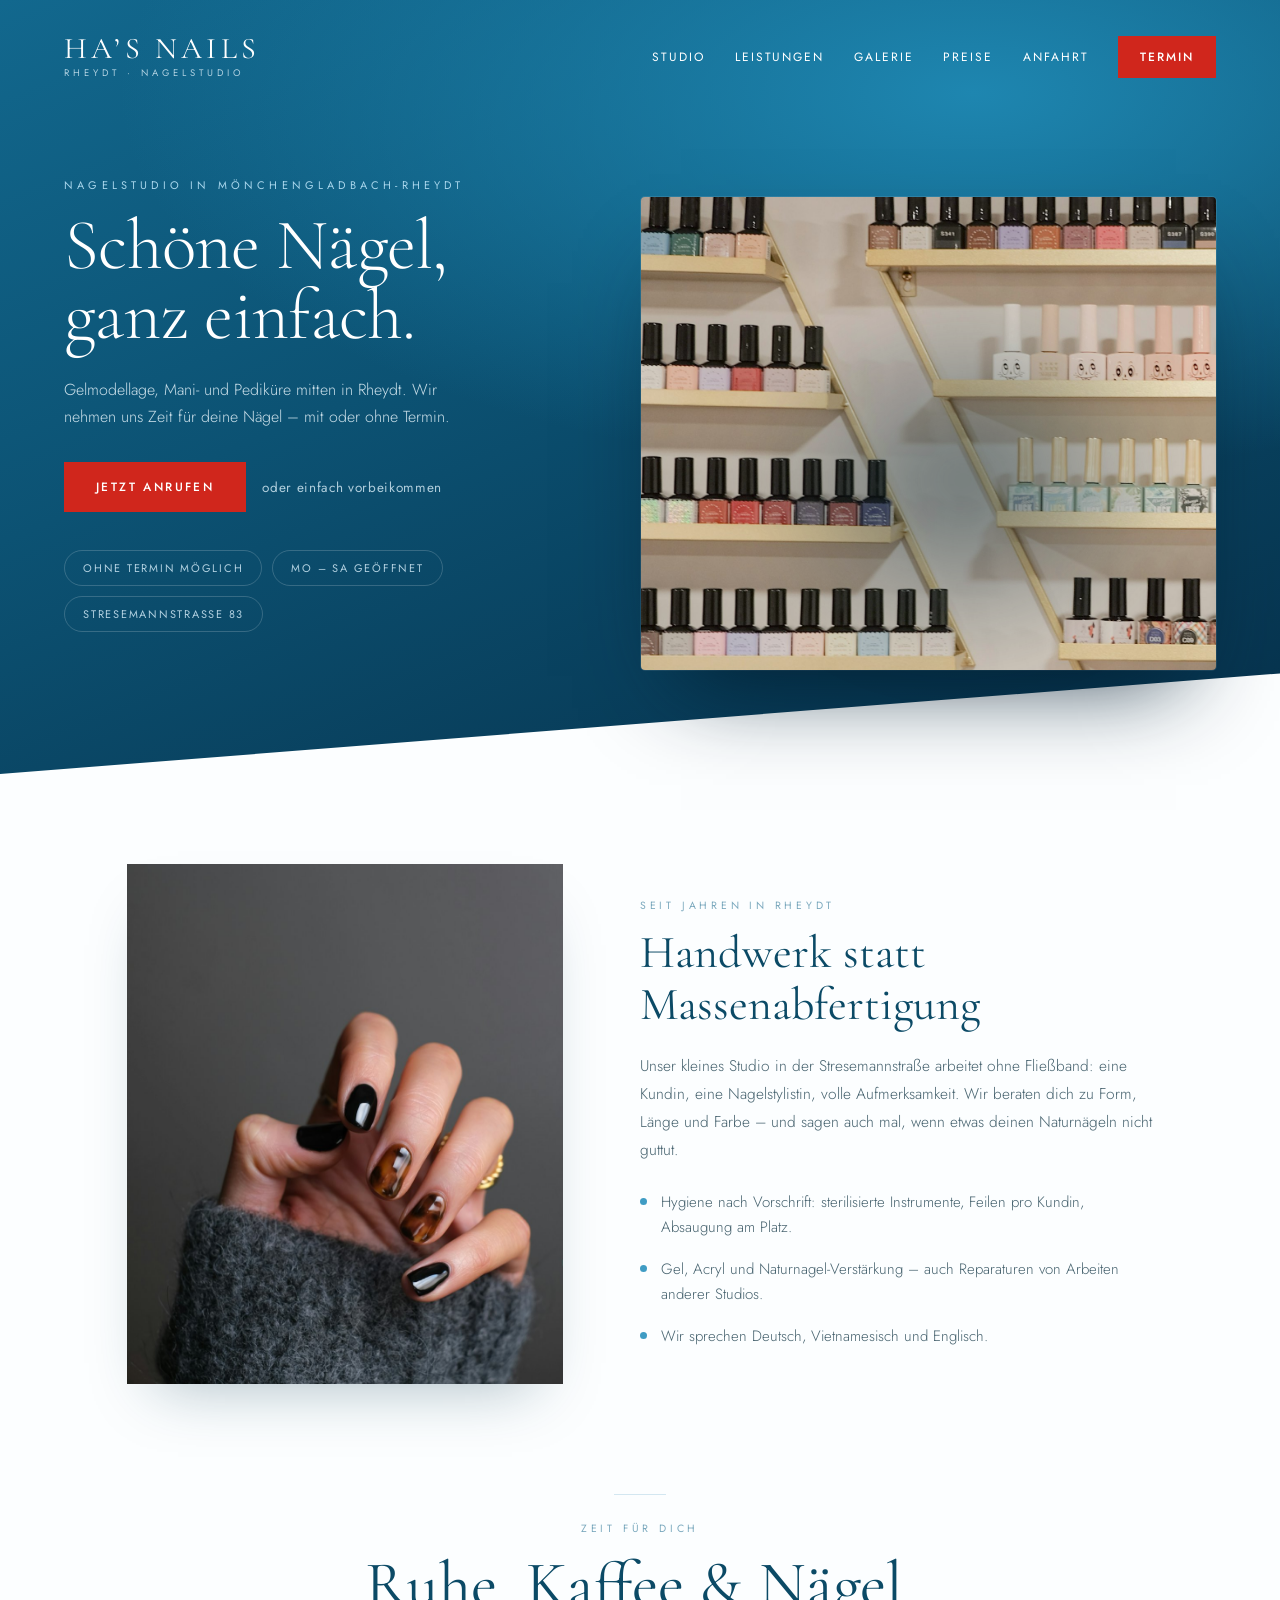
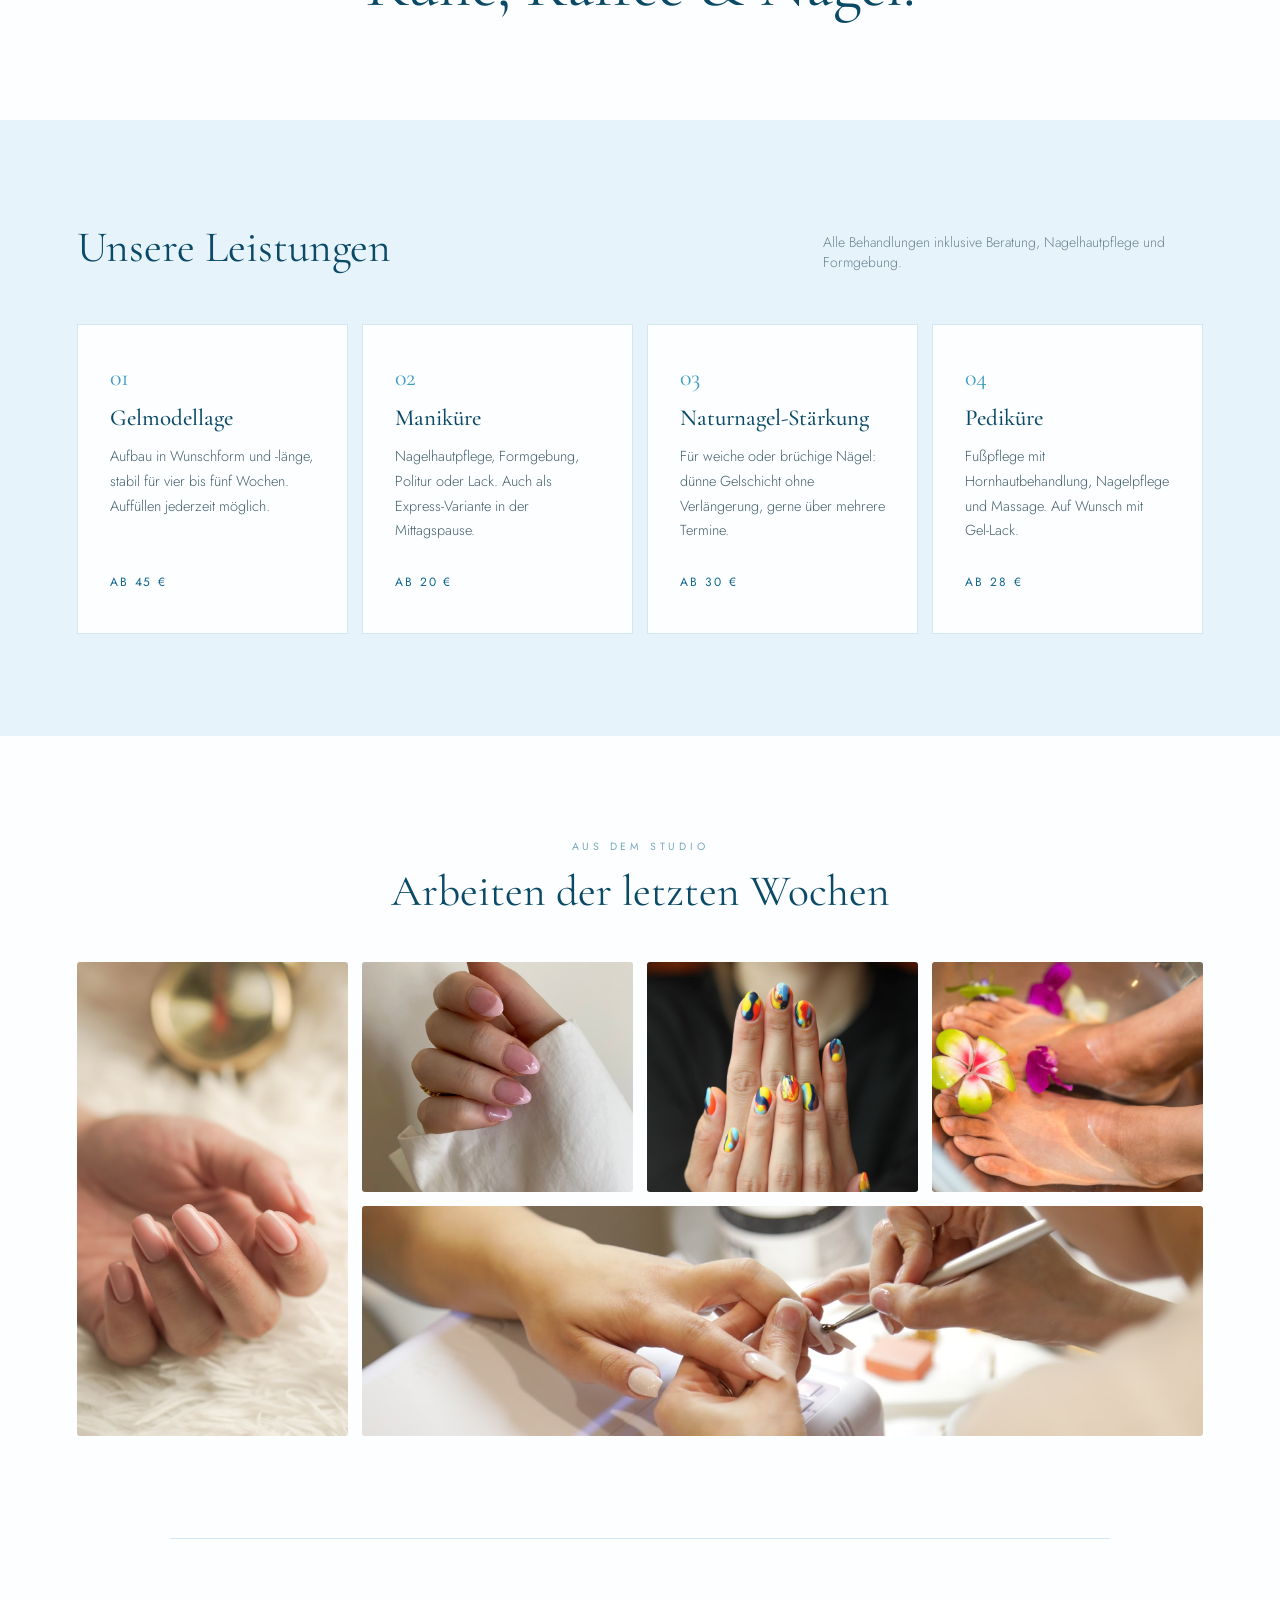
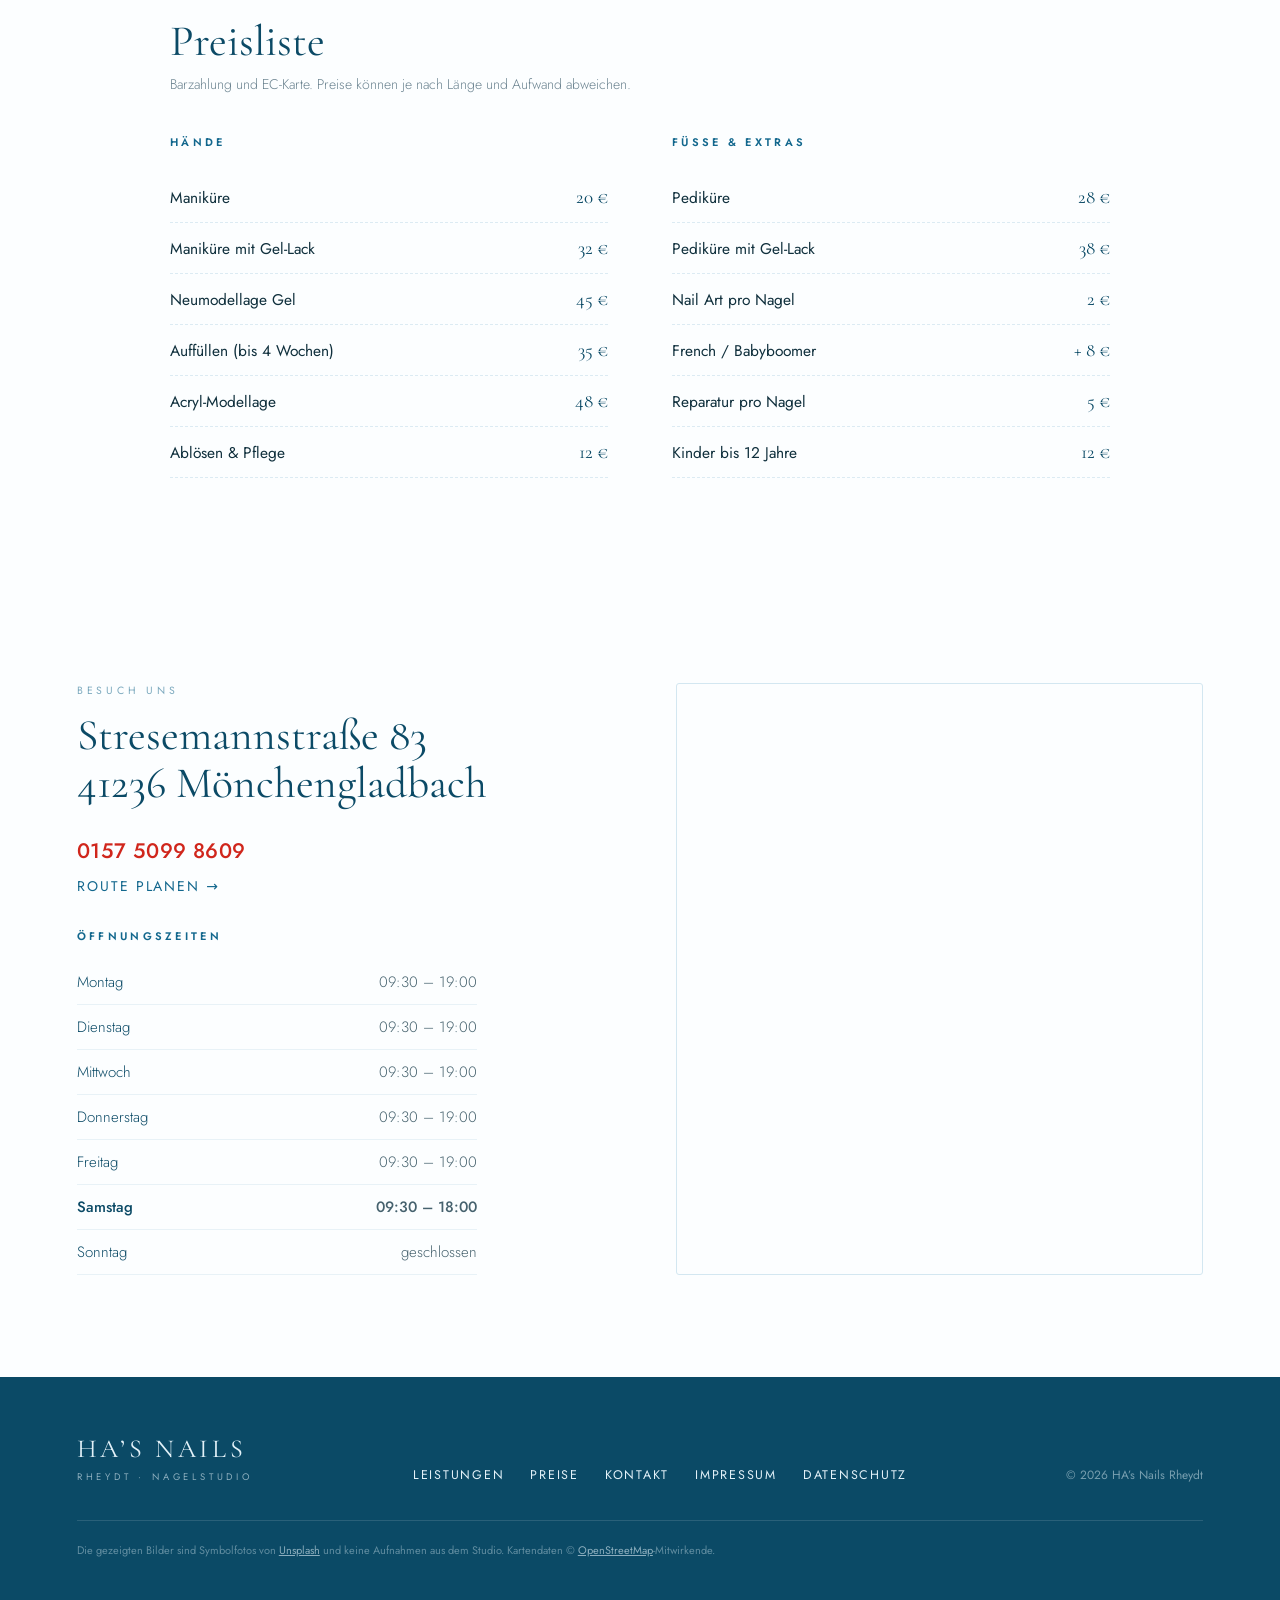
<file: index.html>
<!DOCTYPE html>
<html lang="de">
<head>
<meta charset="utf-8">
<meta name="viewport" content="width=device-width, initial-scale=1">
<title>HA&rsquo;s Nails Rheydt &ndash; Nagelstudio in Mönchengladbach</title>
<meta name="description" content="Nagelstudio HA&rsquo;s Nails in Mönchengladbach-Rheydt: Gelmodellage, Maniküre, Pediküre und Naturnagel-Stärkung. Stresemannstraße 83, mit oder ohne Termin.">
<meta name="theme-color" content="#0d5474">
<link rel="canonical" href="https://36ilyas.github.io/hanails-rheydt/">

<meta property="og:type" content="website">
<meta property="og:locale" content="de_DE">
<meta property="og:site_name" content="HA&rsquo;s Nails Rheydt">
<meta property="og:title" content="HA&rsquo;s Nails Rheydt &ndash; Nagelstudio in Mönchengladbach">
<meta property="og:description" content="Gelmodellage, Mani- und Pediküre mitten in Rheydt. Stresemannstraße 83, 41236 Mönchengladbach.">
<meta property="og:url" content="https://36ilyas.github.io/hanails-rheydt/">
<meta property="og:image" content="https://36ilyas.github.io/hanails-rheydt/assets/img/hero-nagellack.jpg">
<meta name="twitter:card" content="summary_large_image">

<link rel="icon" href="assets/favicon.svg" type="image/svg+xml">
<link rel="preload" as="image" href="assets/img/hero-nagellack.jpg" media="(min-width: 901px)" fetchpriority="high">
<link rel="preload" as="font" type="font/woff2" href="assets/fonts/co3bmX5slCNuHLi8bLeY9MK7whWMhyjYqXtK.woff2" crossorigin>
<link rel="preload" as="font" type="font/woff2" href="assets/fonts/92zatBhPNqw73oTd4g.woff2" crossorigin>
<link rel="stylesheet" href="assets/fonts/fonts.css">
<link rel="stylesheet" href="assets/css/style.css">

<script type="application/ld+json">
{
  "@context": "https://schema.org",
  "@type": "NailSalon",
  "name": "HA's Nails Rheydt",
  "description": "Nagelstudio in Mönchengladbach-Rheydt: Gelmodellage, Maniküre, Pediküre und Naturnagel-Stärkung.",
  "image": "https://36ilyas.github.io/hanails-rheydt/assets/img/hero-nagellack.jpg",
  "url": "https://36ilyas.github.io/hanails-rheydt/",
  "telephone": "+49 1575 0998609",
  "priceRange": "€€",
  "currenciesAccepted": "EUR",
  "paymentAccepted": "Bargeld, EC-Karte",
  "address": {
    "@type": "PostalAddress",
    "streetAddress": "Stresemannstraße 83",
    "postalCode": "41236",
    "addressLocality": "Mönchengladbach",
    "addressRegion": "NRW",
    "addressCountry": "DE"
  },
  "geo": { "@type": "GeoCoordinates", "latitude": 51.1665587, "longitude": 6.4467801 },
  "openingHoursSpecification": [
    { "@type": "OpeningHoursSpecification", "dayOfWeek": ["Monday","Tuesday","Wednesday","Thursday","Friday"], "opens": "09:30", "closes": "19:00" },
    { "@type": "OpeningHoursSpecification", "dayOfWeek": "Saturday", "opens": "09:30", "closes": "18:00" }
  ]
}
</script>
</head>
<body>

<!-- ============ HERO ============ -->
<section class="hero">
  <div class="hero__bg" aria-hidden="true"></div>

  <header class="topbar">
    <a class="brand" href="#top" aria-label="HA&rsquo;s Nails Rheydt, zur Startseite">
      <span class="brand__name">HA&rsquo;S NAILS</span>
      <span class="brand__sub">RHEYDT &middot; NAGELSTUDIO</span>
    </a>
    <button class="burger" id="navToggle" aria-expanded="false" aria-controls="mainNav" aria-label="Menü öffnen">
      <span></span><span></span><span></span>
    </button>
    <nav class="nav" id="mainNav">
      <a href="#studio">Studio</a>
      <a href="#leistungen">Leistungen</a>
      <a href="#galerie">Galerie</a>
      <a href="#preise">Preise</a>
      <a href="#kontakt">Anfahrt</a>
      <a class="btn btn--sm" href="tel:+4915750998609">Termin</a>
    </nav>
  </header>

  <div class="hero__grid" id="top">
    <div class="hero__text">
      <p class="hero__eyebrow">Nagelstudio in Mönchengladbach-Rheydt</p>
      <h1>Schöne Nägel,<br>ganz einfach.</h1>
      <p class="hero__lead">Gelmodellage, Mani- und Pediküre mitten in Rheydt. Wir nehmen uns Zeit für deine Nägel &ndash; mit oder ohne Termin.</p>
      <div class="hero__cta">
        <a class="btn" href="tel:+4915750998609">Jetzt anrufen</a>
        <span>oder einfach vorbeikommen</span>
      </div>
      <ul class="hero__facts">
        <li>Ohne Termin möglich</li>
        <li>Mo &ndash; Sa geöffnet</li>
        <li>Stresemannstraße 83</li>
      </ul>
    </div>
    <div class="hero__media" role="img"
         aria-label="Regale voller Nagellack- und Gelfarben im Studio"></div>
  </div>
</section>

<!-- ============ STUDIO ============ -->
<section class="studio" id="studio">
  <div class="studio__grid">
    <div class="studio__media">
      <img src="assets/img/studio-modellage.jpg"
           alt="Hand einer Kundin mit fertiger Gelmodellage" width="1000" height="1400" loading="lazy">
    </div>
    <div>
      <p class="eyebrow">Seit Jahren in Rheydt</p>
      <h2>Handwerk statt<br>Massenabfertigung</h2>
      <p class="studio__lead">Unser kleines Studio in der Stresemannstraße arbeitet ohne Fließband: eine Kundin, eine Nagelstylistin, volle Aufmerksamkeit. Wir beraten dich zu Form, Länge und Farbe &ndash; und sagen auch mal, wenn etwas deinen Naturnägeln nicht guttut.</p>
      <ul class="ticks">
        <li><span>Hygiene nach Vorschrift: sterilisierte Instrumente, Feilen pro Kundin, Absaugung am Platz.</span></li>
        <li><span>Gel, Acryl und Naturnagel-Verstärkung &ndash; auch Reparaturen von Arbeiten anderer Studios.</span></li>
        <li><span>Wir sprechen Deutsch, Vietnamesisch und Englisch.</span></li>
      </ul>
    </div>
  </div>
</section>

<!-- ============ CLAIM ============ -->
<section class="claim">
  <div class="claim__rule"></div>
  <p class="eyebrow">Zeit für dich</p>
  <h2>Ruhe, Kaffee &amp; Nägel.</h2>
</section>

<!-- ============ LEISTUNGEN ============ -->
<section class="services" id="leistungen">
  <div class="wrap">
    <div class="services__head">
      <h2 class="h-serif">Unsere Leistungen</h2>
      <p>Alle Behandlungen inklusive Beratung, Nagelhautpflege und Formgebung.</p>
    </div>
    <div class="services__grid">

      <article class="card">
        <span class="card__no">01</span>
        <h3>Gelmodellage</h3>
        <p>Aufbau in Wunschform und -länge, stabil für vier bis fünf Wochen. Auffüllen jederzeit möglich.</p>
        <span class="card__price">ab 45 &euro;</span>
      </article>

      <article class="card">
        <span class="card__no">02</span>
        <h3>Maniküre</h3>
        <p>Nagelhautpflege, Formgebung, Politur oder Lack. Auch als Express-Variante in der Mittagspause.</p>
        <span class="card__price">ab 20 &euro;</span>
      </article>

      <article class="card">
        <span class="card__no">03</span>
        <h3>Naturnagel-Stärkung</h3>
        <p>Für weiche oder brüchige Nägel: dünne Gelschicht ohne Verlängerung, gerne über mehrere Termine.</p>
        <span class="card__price">ab 30 &euro;</span>
      </article>

      <article class="card">
        <span class="card__no">04</span>
        <h3>Pediküre</h3>
        <p>Fußpflege mit Hornhautbehandlung, Nagelpflege und Massage. Auf Wunsch mit Gel-Lack.</p>
        <span class="card__price">ab 28 &euro;</span>
      </article>

    </div>
  </div>
</section>

<!-- ============ GALERIE ============ -->
<section class="gallery" id="galerie">
  <div class="wrap">
    <div class="gallery__head">
      <p class="eyebrow">Aus dem Studio</p>
      <h2 class="h-serif">Arbeiten der letzten Wochen</h2>
    </div>
    <div class="gallery__grid">
      <figure class="tall"><img src="assets/img/galerie-babyboomer.jpg" alt="Babyboomer-Modellage in Nude-Rosé" loading="lazy"></figure>
      <figure><img src="assets/img/galerie-french.jpg" alt="Kurze French-Nägel in Rosé" loading="lazy"></figure>
      <figure><img src="assets/img/galerie-nailart.jpg" alt="Bunte Nail-Art auf kurzen Nägeln" loading="lazy"></figure>
      <figure><img src="assets/img/galerie-pedikuere.jpg" alt="Pediküre im Fußbad" loading="lazy"></figure>
      <figure class="wide"><img src="assets/img/galerie-arbeitsplatz.jpg" alt="Nagelstylistin bei der Arbeit am Studioplatz" loading="lazy"></figure>
    </div>
  </div>
</section>

<!-- ============ PREISE ============ -->
<section class="prices" id="preise">
  <div class="prices__inner">
    <h2 class="h-serif">Preisliste</h2>
    <p class="prices__note">Barzahlung und EC-Karte. Preise können je nach Länge und Aufwand abweichen.</p>
    <div class="prices__grid">

      <div class="group">
        <h3>Hände</h3>
        <div class="row"><span class="row__name">Maniküre</span><span class="row__fill"></span><span class="row__price">20 &euro;</span></div>
        <div class="row"><span class="row__name">Maniküre mit Gel-Lack</span><span class="row__fill"></span><span class="row__price">32 &euro;</span></div>
        <div class="row"><span class="row__name">Neumodellage Gel</span><span class="row__fill"></span><span class="row__price">45 &euro;</span></div>
        <div class="row"><span class="row__name">Auffüllen (bis 4 Wochen)</span><span class="row__fill"></span><span class="row__price">35 &euro;</span></div>
        <div class="row"><span class="row__name">Acryl-Modellage</span><span class="row__fill"></span><span class="row__price">48 &euro;</span></div>
        <div class="row"><span class="row__name">Ablösen &amp; Pflege</span><span class="row__fill"></span><span class="row__price">12 &euro;</span></div>
      </div>

      <div class="group">
        <h3>Füße &amp; Extras</h3>
        <div class="row"><span class="row__name">Pediküre</span><span class="row__fill"></span><span class="row__price">28 &euro;</span></div>
        <div class="row"><span class="row__name">Pediküre mit Gel-Lack</span><span class="row__fill"></span><span class="row__price">38 &euro;</span></div>
        <div class="row"><span class="row__name">Nail Art pro Nagel</span><span class="row__fill"></span><span class="row__price">2 &euro;</span></div>
        <div class="row"><span class="row__name">French / Babyboomer</span><span class="row__fill"></span><span class="row__price">+ 8 &euro;</span></div>
        <div class="row"><span class="row__name">Reparatur pro Nagel</span><span class="row__fill"></span><span class="row__price">5 &euro;</span></div>
        <div class="row"><span class="row__name">Kinder bis 12 Jahre</span><span class="row__fill"></span><span class="row__price">12 &euro;</span></div>
      </div>

    </div>
  </div>
</section>

<!-- ============ KONTAKT ============ -->
<section class="contact" id="kontakt">
  <div class="wrap contact__grid">
    <div>
      <p class="eyebrow">Besuch uns</p>
      <h2>Stresemannstraße 83<br>41236 Mönchengladbach</h2>
      <div class="contact__links">
        <a class="contact__phone" href="tel:+4915750998609">0157 5099 8609</a>
        <a class="contact__route" href="https://maps.google.com/?q=Stresemannstra%C3%9Fe+83,+41236+M%C3%B6nchengladbach" target="_blank" rel="noopener">Route planen &rarr;</a>
      </div>
      <h3>Öffnungszeiten</h3>
      <div class="hours">
        <div class="hours__row" data-day="1"><span class="hours__day">Montag</span><span class="hours__time">09:30 &ndash; 19:00</span></div>
        <div class="hours__row" data-day="2"><span class="hours__day">Dienstag</span><span class="hours__time">09:30 &ndash; 19:00</span></div>
        <div class="hours__row" data-day="3"><span class="hours__day">Mittwoch</span><span class="hours__time">09:30 &ndash; 19:00</span></div>
        <div class="hours__row" data-day="4"><span class="hours__day">Donnerstag</span><span class="hours__time">09:30 &ndash; 19:00</span></div>
        <div class="hours__row" data-day="5"><span class="hours__day">Freitag</span><span class="hours__time">09:30 &ndash; 19:00</span></div>
        <div class="hours__row" data-day="6"><span class="hours__day">Samstag</span><span class="hours__time">09:30 &ndash; 18:00</span></div>
        <div class="hours__row" data-day="0"><span class="hours__day">Sonntag</span><span class="hours__time">geschlossen</span></div>
      </div>
    </div>
    <div class="map">
      <iframe
        title="Karte: Stresemannstraße 83, 41236 Mönchengladbach"
        src="https://www.openstreetmap.org/export/embed.html?bbox=6.4400%2C51.1636%2C6.4536%2C51.1695&amp;layer=mapnik&amp;marker=51.1665587%2C6.4467801"
        loading="lazy" referrerpolicy="no-referrer-when-downgrade"></iframe>
    </div>
  </div>
</section>

<!-- ============ FOOTER ============ -->
<footer class="footer">
  <div class="footer__inner">
    <div>
      <div class="footer__name">HA&rsquo;S NAILS</div>
      <div class="footer__sub">RHEYDT &middot; NAGELSTUDIO</div>
    </div>
    <nav class="footer__nav">
      <a href="#leistungen">Leistungen</a>
      <a href="#preise">Preise</a>
      <a href="#kontakt">Kontakt</a>
      <a href="impressum.html">Impressum</a>
      <a href="datenschutz.html">Datenschutz</a>
    </nav>
    <div class="footer__meta">&copy; <span id="year">2026</span> HA&rsquo;s Nails Rheydt</div>
  </div>
  <p class="footer__credit">
    Die gezeigten Bilder sind Symbolfotos von <a href="https://unsplash.com/license" target="_blank" rel="noopener">Unsplash</a> und keine Aufnahmen aus dem Studio.
    Kartendaten &copy; <a href="https://www.openstreetmap.org/copyright" target="_blank" rel="noopener">OpenStreetMap</a>-Mitwirkende.
  </p>
</footer>

<script>
  (function () {
    var toggle = document.getElementById('navToggle');
    var nav = document.getElementById('mainNav');

    function setMenu(open) {
      nav.classList.toggle('is-open', open);
      toggle.classList.toggle('is-active', open);
      document.body.classList.toggle('nav-open', open);
      toggle.setAttribute('aria-expanded', String(open));
      toggle.setAttribute('aria-label', open ? 'Menü schließen' : 'Menü öffnen');
    }

    toggle.addEventListener('click', function () {
      setMenu(!nav.classList.contains('is-open'));
    });
    nav.addEventListener('click', function (e) {
      if (e.target.tagName === 'A') setMenu(false);
    });
    document.addEventListener('keydown', function (e) {
      if (e.key === 'Escape' && nav.classList.contains('is-open')) {
        setMenu(false);
        toggle.focus();
      }
    });

    var today = new Date().getDay();
    var row = document.querySelector('.hours__row[data-day="' + today + '"]');
    if (row) row.classList.add('hours__row--today');

    document.getElementById('year').textContent = new Date().getFullYear();
  })();
</script>

</body>
</html>
</file>
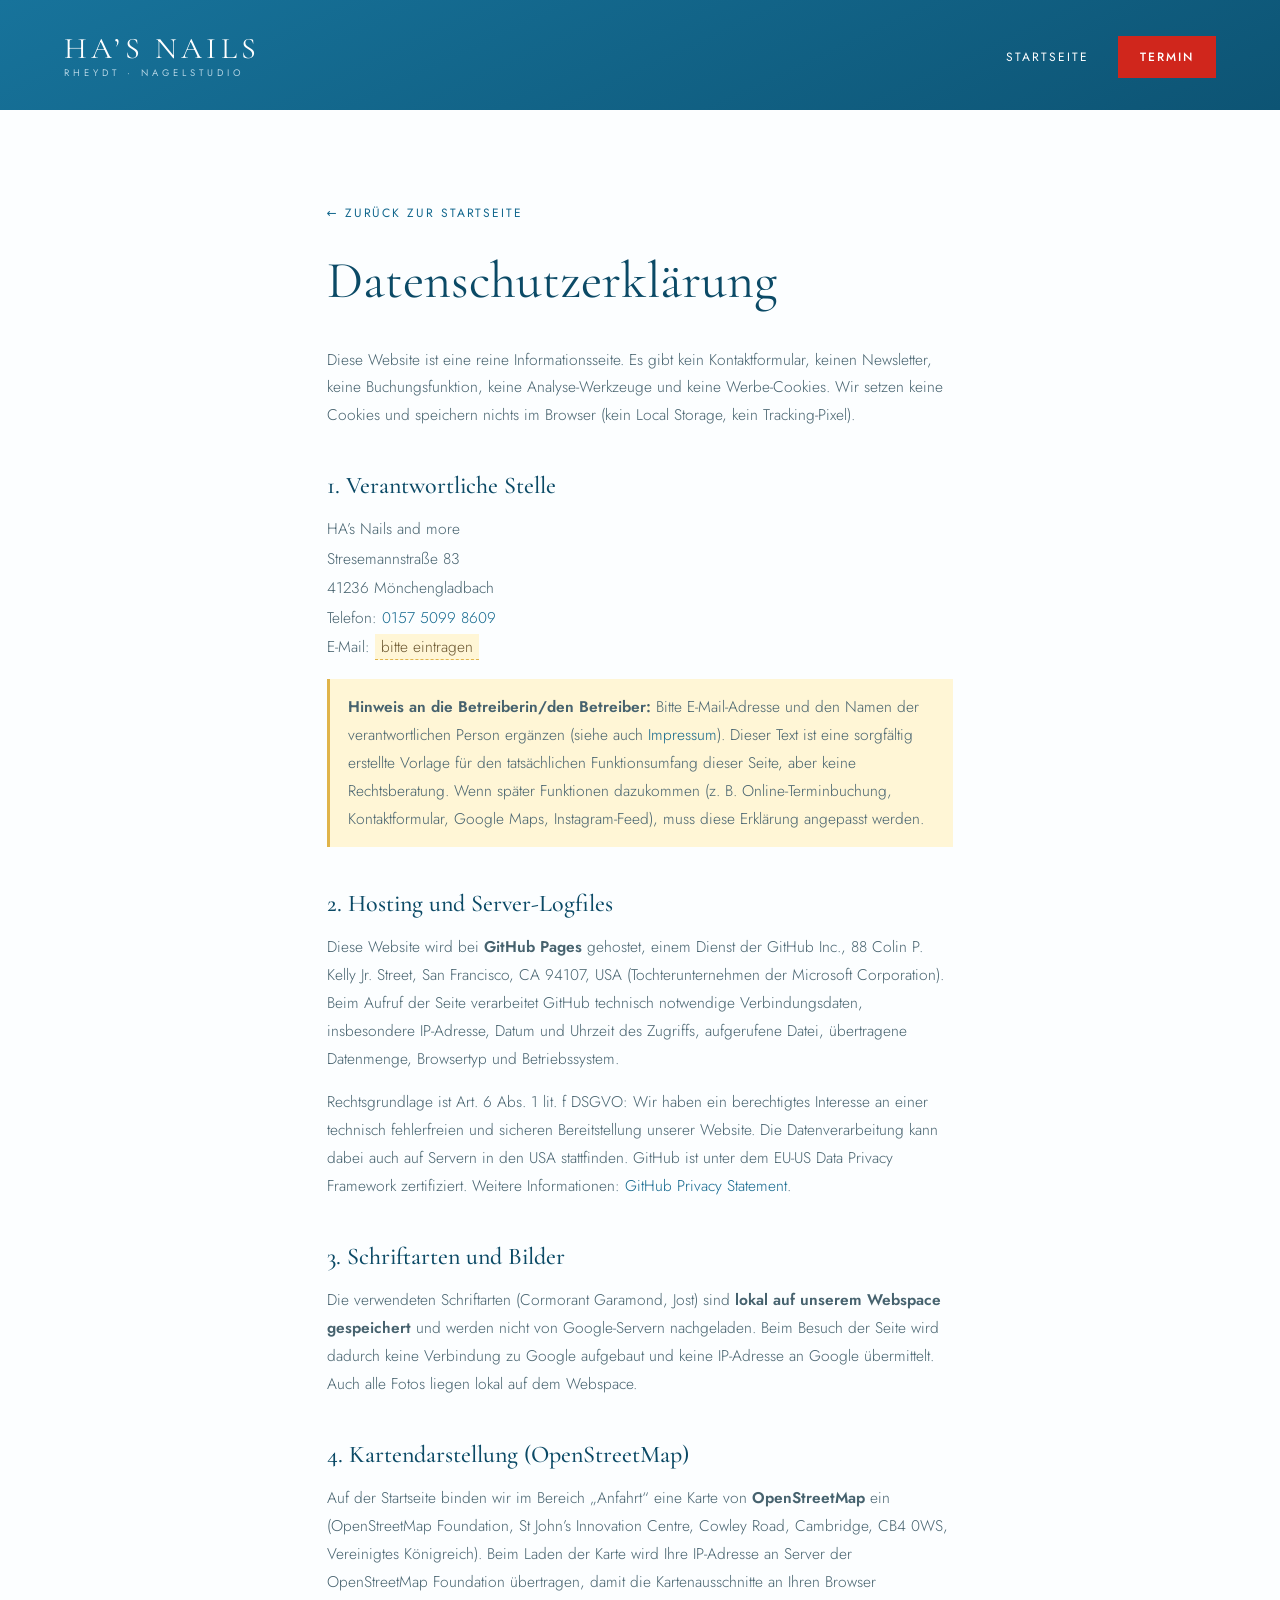
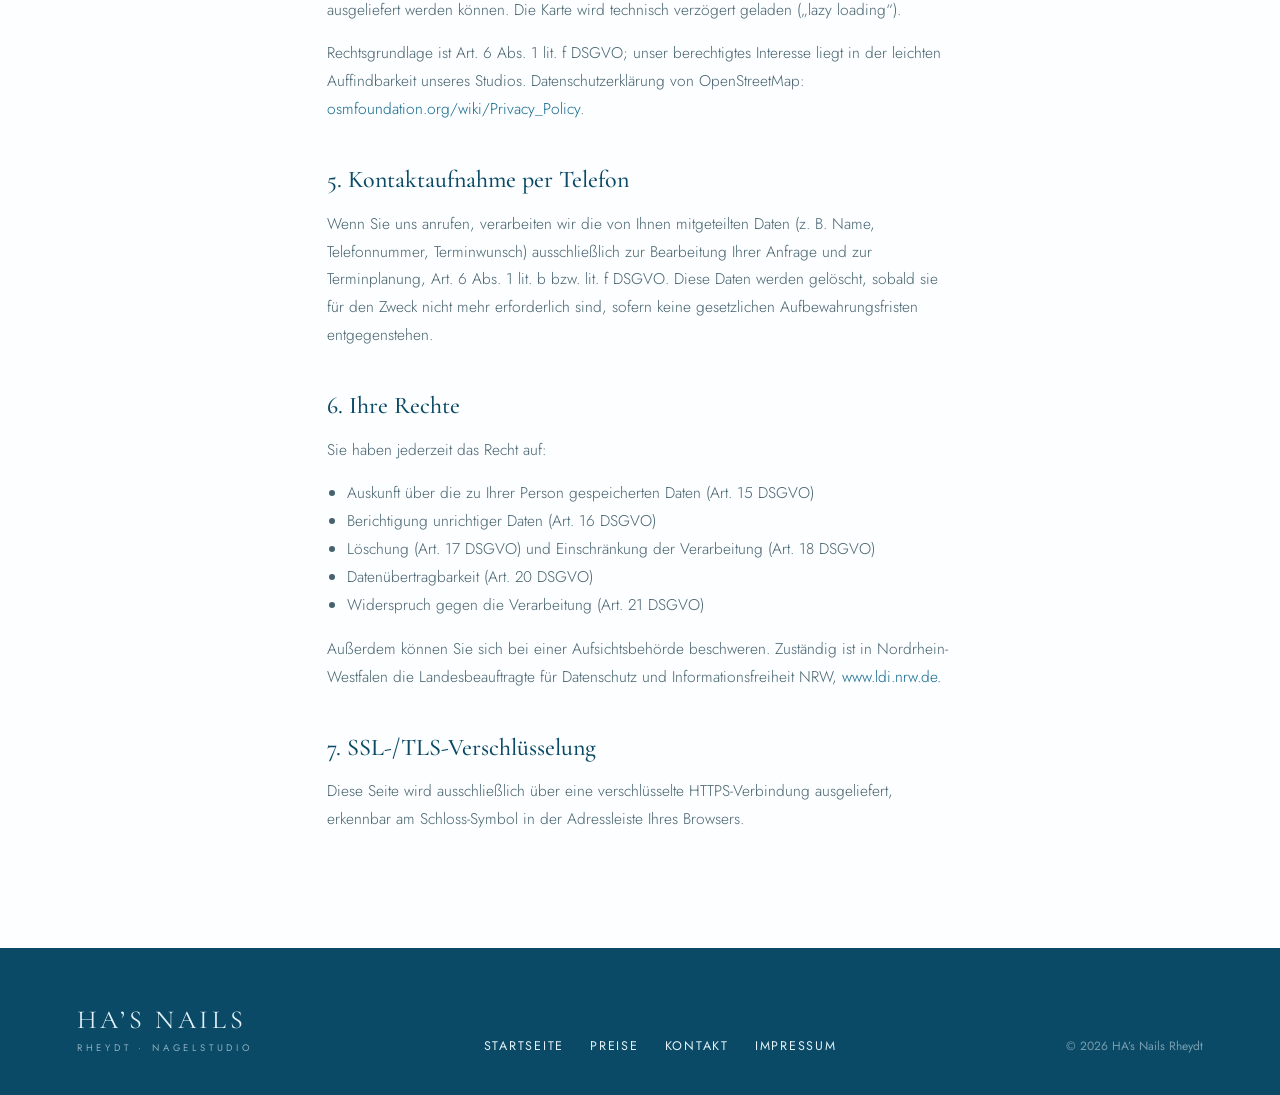
<file: datenschutz.html>
<!DOCTYPE html>
<html lang="de">
<head>
<meta charset="utf-8">
<meta name="viewport" content="width=device-width, initial-scale=1">
<title>Datenschutz &ndash; HA&rsquo;s Nails Rheydt</title>
<meta name="description" content="Datenschutzerklärung des Nagelstudios HA&rsquo;s Nails in Mönchengladbach-Rheydt.">
<meta name="robots" content="noindex">
<meta name="theme-color" content="#0d5474">
<link rel="icon" href="assets/favicon.svg" type="image/svg+xml">
<link rel="stylesheet" href="assets/fonts/fonts.css">
<link rel="stylesheet" href="assets/css/style.css">
</head>
<body>

<div class="legal-header">
  <header class="topbar">
    <a class="brand" href="index.html">
      <span class="brand__name">HA&rsquo;S NAILS</span>
      <span class="brand__sub">RHEYDT &middot; NAGELSTUDIO</span>
    </a>
    <nav class="nav">
      <a href="index.html">Startseite</a>
      <a class="btn btn--sm" href="tel:+4915750998609">Termin</a>
    </nav>
  </header>
</div>

<main class="legal">
  <a class="legal__back" href="index.html">&larr; Zurück zur Startseite</a>
  <h1>Datenschutzerklärung</h1>

  <p>
    Diese Website ist eine reine Informationsseite. Es gibt kein Kontaktformular, keinen Newsletter,
    keine Buchungsfunktion, keine Analyse-Werkzeuge und keine Werbe-Cookies. Wir setzen keine Cookies und
    speichern nichts im Browser (kein Local Storage, kein Tracking-Pixel).
  </p>

  <h2>1. Verantwortliche Stelle</h2>
  <address>
    HA&rsquo;s Nails and more<br>
    Stresemannstraße 83<br>
    41236 Mönchengladbach<br>
    Telefon: <a href="tel:+4915750998609">0157 5099 8609</a><br>
    E-Mail: <span data-todo>bitte eintragen</span>
  </address>
  <p class="todo">
    <strong>Hinweis an die Betreiberin/den Betreiber:</strong> Bitte E-Mail-Adresse und den Namen der
    verantwortlichen Person ergänzen (siehe auch <a href="impressum.html">Impressum</a>). Dieser Text ist
    eine sorgfältig erstellte Vorlage für den tatsächlichen Funktionsumfang dieser Seite, aber keine
    Rechtsberatung. Wenn später Funktionen dazukommen (z.&nbsp;B. Online-Terminbuchung, Kontaktformular,
    Google&nbsp;Maps, Instagram-Feed), muss diese Erklärung angepasst werden.
  </p>

  <h2>2. Hosting und Server-Logfiles</h2>
  <p>
    Diese Website wird bei <strong>GitHub Pages</strong> gehostet, einem Dienst der GitHub&nbsp;Inc.,
    88 Colin P. Kelly Jr. Street, San Francisco, CA 94107, USA (Tochterunternehmen der Microsoft&nbsp;Corporation).
    Beim Aufruf der Seite verarbeitet GitHub technisch notwendige Verbindungsdaten, insbesondere
    IP-Adresse, Datum und Uhrzeit des Zugriffs, aufgerufene Datei, übertragene Datenmenge,
    Browsertyp und Betriebssystem.
  </p>
  <p>
    Rechtsgrundlage ist Art.&nbsp;6 Abs.&nbsp;1 lit.&nbsp;f DSGVO: Wir haben ein berechtigtes Interesse an
    einer technisch fehlerfreien und sicheren Bereitstellung unserer Website. Die Datenverarbeitung kann
    dabei auch auf Servern in den USA stattfinden. GitHub ist unter dem
    EU-US Data Privacy Framework zertifiziert. Weitere Informationen:
    <a href="https://docs.github.com/site-policy/privacy-policies/github-general-privacy-statement" target="_blank" rel="noopener">GitHub Privacy Statement</a>.
  </p>

  <h2>3. Schriftarten und Bilder</h2>
  <p>
    Die verwendeten Schriftarten (Cormorant&nbsp;Garamond, Jost) sind <strong>lokal auf unserem Webspace
    gespeichert</strong> und werden nicht von Google-Servern nachgeladen. Beim Besuch der Seite wird
    dadurch keine Verbindung zu Google aufgebaut und keine IP-Adresse an Google übermittelt.
    Auch alle Fotos liegen lokal auf dem Webspace.
  </p>

  <h2>4. Kartendarstellung (OpenStreetMap)</h2>
  <p>
    Auf der Startseite binden wir im Bereich „Anfahrt“ eine Karte von
    <strong>OpenStreetMap</strong> ein (OpenStreetMap Foundation, St John&rsquo;s Innovation Centre,
    Cowley Road, Cambridge, CB4 0WS, Vereinigtes Königreich). Beim Laden der Karte wird Ihre IP-Adresse
    an Server der OpenStreetMap Foundation übertragen, damit die Kartenausschnitte an Ihren Browser
    ausgeliefert werden können. Die Karte wird technisch verzögert geladen („lazy loading“).
  </p>
  <p>
    Rechtsgrundlage ist Art.&nbsp;6 Abs.&nbsp;1 lit.&nbsp;f DSGVO; unser berechtigtes Interesse liegt in
    der leichten Auffindbarkeit unseres Studios. Datenschutzerklärung von OpenStreetMap:
    <a href="https://osmfoundation.org/wiki/Privacy_Policy" target="_blank" rel="noopener">osmfoundation.org/wiki/Privacy_Policy</a>.
  </p>

  <h2>5. Kontaktaufnahme per Telefon</h2>
  <p>
    Wenn Sie uns anrufen, verarbeiten wir die von Ihnen mitgeteilten Daten (z.&nbsp;B. Name, Telefonnummer,
    Terminwunsch) ausschließlich zur Bearbeitung Ihrer Anfrage und zur Terminplanung, Art.&nbsp;6
    Abs.&nbsp;1 lit.&nbsp;b bzw. lit.&nbsp;f DSGVO. Diese Daten werden gelöscht, sobald sie für den Zweck
    nicht mehr erforderlich sind, sofern keine gesetzlichen Aufbewahrungsfristen entgegenstehen.
  </p>

  <h2>6. Ihre Rechte</h2>
  <p>Sie haben jederzeit das Recht auf:</p>
  <ul>
    <li>Auskunft über die zu Ihrer Person gespeicherten Daten (Art.&nbsp;15 DSGVO)</li>
    <li>Berichtigung unrichtiger Daten (Art.&nbsp;16 DSGVO)</li>
    <li>Löschung (Art.&nbsp;17 DSGVO) und Einschränkung der Verarbeitung (Art.&nbsp;18 DSGVO)</li>
    <li>Datenübertragbarkeit (Art.&nbsp;20 DSGVO)</li>
    <li>Widerspruch gegen die Verarbeitung (Art.&nbsp;21 DSGVO)</li>
  </ul>
  <p>
    Außerdem können Sie sich bei einer Aufsichtsbehörde beschweren. Zuständig ist in Nordrhein-Westfalen
    die Landesbeauftragte für Datenschutz und Informationsfreiheit NRW,
    <a href="https://www.ldi.nrw.de" target="_blank" rel="noopener">www.ldi.nrw.de</a>.
  </p>

  <h2>7. SSL-/TLS-Verschlüsselung</h2>
  <p>
    Diese Seite wird ausschließlich über eine verschlüsselte HTTPS-Verbindung ausgeliefert, erkennbar am
    Schloss-Symbol in der Adressleiste Ihres Browsers.
  </p>
</main>

<footer class="footer">
  <div class="footer__inner">
    <div>
      <div class="footer__name">HA&rsquo;S NAILS</div>
      <div class="footer__sub">RHEYDT &middot; NAGELSTUDIO</div>
    </div>
    <nav class="footer__nav">
      <a href="index.html">Startseite</a>
      <a href="index.html#preise">Preise</a>
      <a href="index.html#kontakt">Kontakt</a>
      <a href="impressum.html">Impressum</a>
    </nav>
    <div class="footer__meta">&copy; 2026 HA&rsquo;s Nails Rheydt</div>
  </div>
</footer>

</body>
</html>
</file>
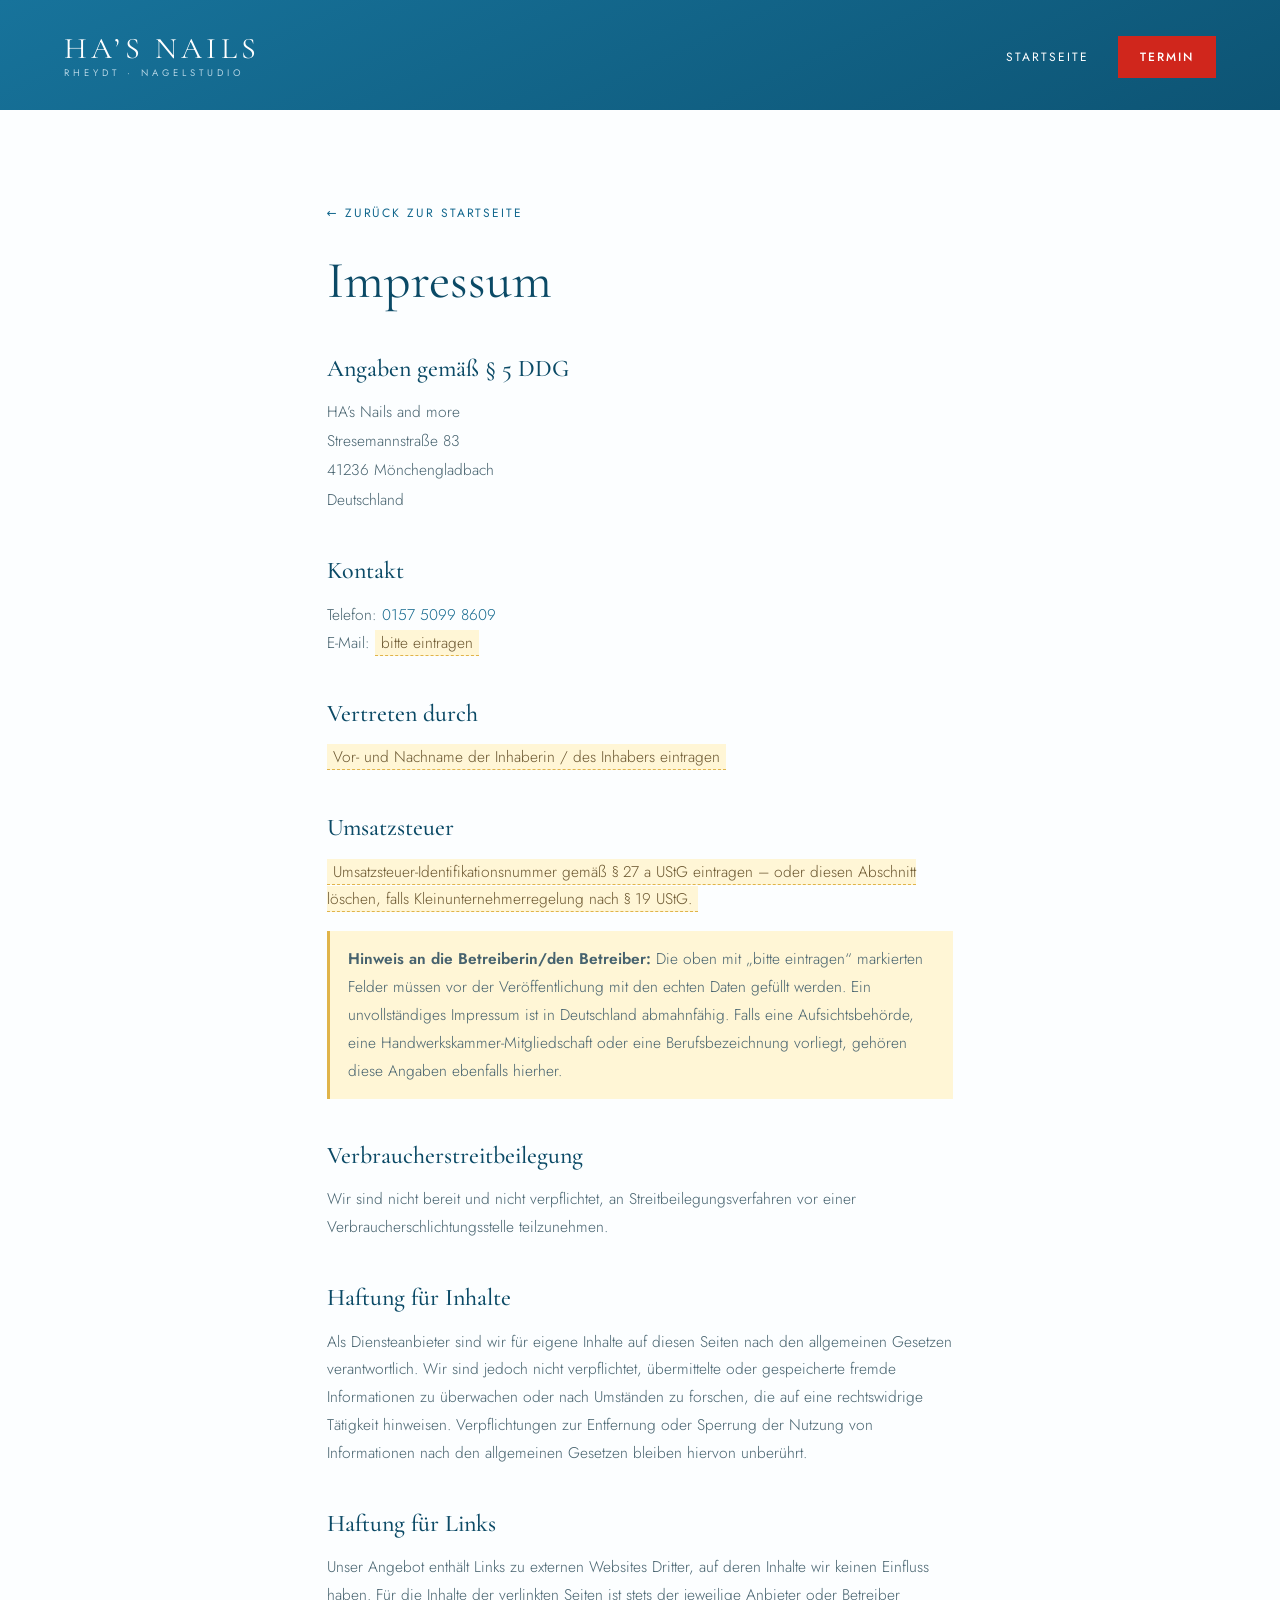
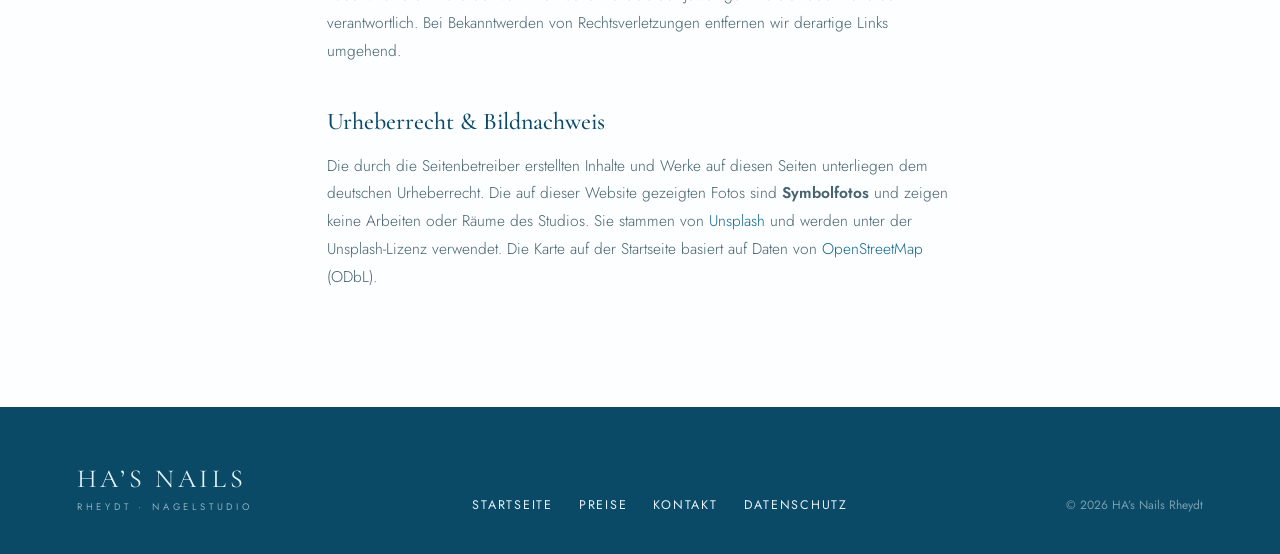
<file: impressum.html>
<!DOCTYPE html>
<html lang="de">
<head>
<meta charset="utf-8">
<meta name="viewport" content="width=device-width, initial-scale=1">
<title>Impressum &ndash; HA&rsquo;s Nails Rheydt</title>
<meta name="description" content="Impressum und Anbieterkennzeichnung des Nagelstudios HA&rsquo;s Nails in Mönchengladbach-Rheydt.">
<meta name="robots" content="noindex">
<meta name="theme-color" content="#0d5474">
<link rel="icon" href="assets/favicon.svg" type="image/svg+xml">
<link rel="stylesheet" href="assets/fonts/fonts.css">
<link rel="stylesheet" href="assets/css/style.css">
</head>
<body>

<div class="legal-header">
  <header class="topbar">
    <a class="brand" href="index.html">
      <span class="brand__name">HA&rsquo;S NAILS</span>
      <span class="brand__sub">RHEYDT &middot; NAGELSTUDIO</span>
    </a>
    <nav class="nav">
      <a href="index.html">Startseite</a>
      <a class="btn btn--sm" href="tel:+4915750998609">Termin</a>
    </nav>
  </header>
</div>

<main class="legal">
  <a class="legal__back" href="index.html">&larr; Zurück zur Startseite</a>
  <h1>Impressum</h1>

  <h2>Angaben gemäß § 5 DDG</h2>
  <address>
    HA&rsquo;s Nails and more<br>
    Stresemannstraße 83<br>
    41236 Mönchengladbach<br>
    Deutschland
  </address>

  <h2>Kontakt</h2>
  <p>
    Telefon: <a href="tel:+4915750998609">0157 5099 8609</a><br>
    E-Mail: <span data-todo>bitte eintragen</span>
  </p>

  <h2>Vertreten durch</h2>
  <p><span data-todo>Vor- und Nachname der Inhaberin / des Inhabers eintragen</span></p>

  <h2>Umsatzsteuer</h2>
  <p><span data-todo>Umsatzsteuer-Identifikationsnummer gemäß § 27 a UStG eintragen &ndash; oder diesen Abschnitt löschen, falls Kleinunternehmerregelung nach § 19 UStG.</span></p>

  <p class="todo">
    <strong>Hinweis an die Betreiberin/den Betreiber:</strong> Die oben mit „bitte eintragen“ markierten Felder
    müssen vor der Veröffentlichung mit den echten Daten gefüllt werden. Ein unvollständiges Impressum ist
    in Deutschland abmahnfähig. Falls eine Aufsichtsbehörde, eine Handwerkskammer-Mitgliedschaft oder eine
    Berufsbezeichnung vorliegt, gehören diese Angaben ebenfalls hierher.
  </p>

  <h2>Verbraucherstreitbeilegung</h2>
  <p>
    Wir sind nicht bereit und nicht verpflichtet, an Streitbeilegungsverfahren vor einer
    Verbraucherschlichtungsstelle teilzunehmen.
  </p>

  <h2>Haftung für Inhalte</h2>
  <p>
    Als Diensteanbieter sind wir für eigene Inhalte auf diesen Seiten nach den allgemeinen Gesetzen
    verantwortlich. Wir sind jedoch nicht verpflichtet, übermittelte oder gespeicherte fremde Informationen
    zu überwachen oder nach Umständen zu forschen, die auf eine rechtswidrige Tätigkeit hinweisen.
    Verpflichtungen zur Entfernung oder Sperrung der Nutzung von Informationen nach den allgemeinen Gesetzen
    bleiben hiervon unberührt.
  </p>

  <h2>Haftung für Links</h2>
  <p>
    Unser Angebot enthält Links zu externen Websites Dritter, auf deren Inhalte wir keinen Einfluss haben.
    Für die Inhalte der verlinkten Seiten ist stets der jeweilige Anbieter oder Betreiber verantwortlich.
    Bei Bekanntwerden von Rechtsverletzungen entfernen wir derartige Links umgehend.
  </p>

  <h2>Urheberrecht &amp; Bildnachweis</h2>
  <p>
    Die durch die Seitenbetreiber erstellten Inhalte und Werke auf diesen Seiten unterliegen dem deutschen
    Urheberrecht. Die auf dieser Website gezeigten Fotos sind <strong>Symbolfotos</strong> und zeigen keine
    Arbeiten oder Räume des Studios. Sie stammen von
    <a href="https://unsplash.com/license" target="_blank" rel="noopener">Unsplash</a> und werden unter der
    Unsplash-Lizenz verwendet. Die Karte auf der Startseite basiert auf Daten von
    <a href="https://www.openstreetmap.org/copyright" target="_blank" rel="noopener">OpenStreetMap</a>
    (ODbL).
  </p>
</main>

<footer class="footer">
  <div class="footer__inner">
    <div>
      <div class="footer__name">HA&rsquo;S NAILS</div>
      <div class="footer__sub">RHEYDT &middot; NAGELSTUDIO</div>
    </div>
    <nav class="footer__nav">
      <a href="index.html">Startseite</a>
      <a href="index.html#preise">Preise</a>
      <a href="index.html#kontakt">Kontakt</a>
      <a href="datenschutz.html">Datenschutz</a>
    </nav>
    <div class="footer__meta">&copy; 2026 HA&rsquo;s Nails Rheydt</div>
  </div>
</footer>

</body>
</html>
</file>
<file: assets/fonts/fonts.css>
@font-face {
  font-family: 'Cormorant Garamond';
  font-style: normal;
  font-weight: 300;
  font-display: swap;
  src: url(./co3bmX5slCNuHLi8bLeY9MK7whWMhyjYp3tKgS4.woff2) format('woff2');
  unicode-range: U+0100-02BA, U+02BD-02C5, U+02C7-02CC, U+02CE-02D7, U+02DD-02FF, U+0304, U+0308, U+0329, U+1D00-1DBF, U+1E00-1E9F, U+1EF2-1EFF, U+2020, U+20A0-20AB, U+20AD-20C0, U+2113, U+2C60-2C7F, U+A720-A7FF;
}
@font-face {
  font-family: 'Cormorant Garamond';
  font-style: normal;
  font-weight: 300;
  font-display: swap;
  src: url(./co3bmX5slCNuHLi8bLeY9MK7whWMhyjYqXtK.woff2) format('woff2');
  unicode-range: U+0000-00FF, U+0131, U+0152-0153, U+02BB-02BC, U+02C6, U+02DA, U+02DC, U+0304, U+0308, U+0329, U+2000-206F, U+20AC, U+2122, U+2191, U+2193, U+2212, U+2215, U+FEFF, U+FFFD;
}
@font-face {
  font-family: 'Cormorant Garamond';
  font-style: normal;
  font-weight: 400;
  font-display: swap;
  src: url(./co3bmX5slCNuHLi8bLeY9MK7whWMhyjYp3tKgS4.woff2) format('woff2');
  unicode-range: U+0100-02BA, U+02BD-02C5, U+02C7-02CC, U+02CE-02D7, U+02DD-02FF, U+0304, U+0308, U+0329, U+1D00-1DBF, U+1E00-1E9F, U+1EF2-1EFF, U+2020, U+20A0-20AB, U+20AD-20C0, U+2113, U+2C60-2C7F, U+A720-A7FF;
}
@font-face {
  font-family: 'Cormorant Garamond';
  font-style: normal;
  font-weight: 400;
  font-display: swap;
  src: url(./co3bmX5slCNuHLi8bLeY9MK7whWMhyjYqXtK.woff2) format('woff2');
  unicode-range: U+0000-00FF, U+0131, U+0152-0153, U+02BB-02BC, U+02C6, U+02DA, U+02DC, U+0304, U+0308, U+0329, U+2000-206F, U+20AC, U+2122, U+2191, U+2193, U+2212, U+2215, U+FEFF, U+FFFD;
}
@font-face {
  font-family: 'Cormorant Garamond';
  font-style: normal;
  font-weight: 500;
  font-display: swap;
  src: url(./co3bmX5slCNuHLi8bLeY9MK7whWMhyjYp3tKgS4.woff2) format('woff2');
  unicode-range: U+0100-02BA, U+02BD-02C5, U+02C7-02CC, U+02CE-02D7, U+02DD-02FF, U+0304, U+0308, U+0329, U+1D00-1DBF, U+1E00-1E9F, U+1EF2-1EFF, U+2020, U+20A0-20AB, U+20AD-20C0, U+2113, U+2C60-2C7F, U+A720-A7FF;
}
@font-face {
  font-family: 'Cormorant Garamond';
  font-style: normal;
  font-weight: 500;
  font-display: swap;
  src: url(./co3bmX5slCNuHLi8bLeY9MK7whWMhyjYqXtK.woff2) format('woff2');
  unicode-range: U+0000-00FF, U+0131, U+0152-0153, U+02BB-02BC, U+02C6, U+02DA, U+02DC, U+0304, U+0308, U+0329, U+2000-206F, U+20AC, U+2122, U+2191, U+2193, U+2212, U+2215, U+FEFF, U+FFFD;
}
@font-face {
  font-family: 'Jost';
  font-style: normal;
  font-weight: 300;
  font-display: swap;
  src: url(./92zatBhPNqw73ord4iYl.woff2) format('woff2');
  unicode-range: U+0100-02BA, U+02BD-02C5, U+02C7-02CC, U+02CE-02D7, U+02DD-02FF, U+0304, U+0308, U+0329, U+1D00-1DBF, U+1E00-1E9F, U+1EF2-1EFF, U+2020, U+20A0-20AB, U+20AD-20C0, U+2113, U+2C60-2C7F, U+A720-A7FF;
}
@font-face {
  font-family: 'Jost';
  font-style: normal;
  font-weight: 300;
  font-display: swap;
  src: url(./92zatBhPNqw73oTd4g.woff2) format('woff2');
  unicode-range: U+0000-00FF, U+0131, U+0152-0153, U+02BB-02BC, U+02C6, U+02DA, U+02DC, U+0304, U+0308, U+0329, U+2000-206F, U+20AC, U+2122, U+2191, U+2193, U+2212, U+2215, U+FEFF, U+FFFD;
}
@font-face {
  font-family: 'Jost';
  font-style: normal;
  font-weight: 400;
  font-display: swap;
  src: url(./92zatBhPNqw73ord4iYl.woff2) format('woff2');
  unicode-range: U+0100-02BA, U+02BD-02C5, U+02C7-02CC, U+02CE-02D7, U+02DD-02FF, U+0304, U+0308, U+0329, U+1D00-1DBF, U+1E00-1E9F, U+1EF2-1EFF, U+2020, U+20A0-20AB, U+20AD-20C0, U+2113, U+2C60-2C7F, U+A720-A7FF;
}
@font-face {
  font-family: 'Jost';
  font-style: normal;
  font-weight: 400;
  font-display: swap;
  src: url(./92zatBhPNqw73oTd4g.woff2) format('woff2');
  unicode-range: U+0000-00FF, U+0131, U+0152-0153, U+02BB-02BC, U+02C6, U+02DA, U+02DC, U+0304, U+0308, U+0329, U+2000-206F, U+20AC, U+2122, U+2191, U+2193, U+2212, U+2215, U+FEFF, U+FFFD;
}
@font-face {
  font-family: 'Jost';
  font-style: normal;
  font-weight: 500;
  font-display: swap;
  src: url(./92zatBhPNqw73ord4iYl.woff2) format('woff2');
  unicode-range: U+0100-02BA, U+02BD-02C5, U+02C7-02CC, U+02CE-02D7, U+02DD-02FF, U+0304, U+0308, U+0329, U+1D00-1DBF, U+1E00-1E9F, U+1EF2-1EFF, U+2020, U+20A0-20AB, U+20AD-20C0, U+2113, U+2C60-2C7F, U+A720-A7FF;
}
@font-face {
  font-family: 'Jost';
  font-style: normal;
  font-weight: 500;
  font-display: swap;
  src: url(./92zatBhPNqw73oTd4g.woff2) format('woff2');
  unicode-range: U+0000-00FF, U+0131, U+0152-0153, U+02BB-02BC, U+02C6, U+02DA, U+02DC, U+0304, U+0308, U+0329, U+2000-206F, U+20AC, U+2122, U+2191, U+2193, U+2212, U+2215, U+FEFF, U+FFFD;
}
@font-face {
  font-family: 'Jost';
  font-style: normal;
  font-weight: 600;
  font-display: swap;
  src: url(./92zatBhPNqw73ord4iYl.woff2) format('woff2');
  unicode-range: U+0100-02BA, U+02BD-02C5, U+02C7-02CC, U+02CE-02D7, U+02DD-02FF, U+0304, U+0308, U+0329, U+1D00-1DBF, U+1E00-1E9F, U+1EF2-1EFF, U+2020, U+20A0-20AB, U+20AD-20C0, U+2113, U+2C60-2C7F, U+A720-A7FF;
}
@font-face {
  font-family: 'Jost';
  font-style: normal;
  font-weight: 600;
  font-display: swap;
  src: url(./92zatBhPNqw73oTd4g.woff2) format('woff2');
  unicode-range: U+0000-00FF, U+0131, U+0152-0153, U+02BB-02BC, U+02C6, U+02DA, U+02DC, U+0304, U+0308, U+0329, U+2000-206F, U+20AC, U+2122, U+2191, U+2193, U+2212, U+2215, U+FEFF, U+FFFD;
}
</file>
<file: assets/css/style.css>
/* HA's Nails Rheydt — Nagelstudio Mönchengladbach
   Farbwelt nach dem Corporate Design des Studios:
   Petrolblau (Logo-Schrift), Eisblau (Schild-Hintergrund), Rot (Telefonnummer). */

:root {
  --brand-deep:  #0b4a66;
  --brand:       #12678d;
  --brand-mid:   #3f9cc4;
  --brand-light: #8fcbe3;

  --ice:         #e6f3fa;
  --ice-soft:    #f3fafd;
  --line:        #d3e7f1;

  --accent:      #d0261c;
  --accent-dark: #a91b13;

  --ink:         #10303d;
  --ink-soft:    #46626e;
  --ink-mute:    #6b8390;
  --label:       #7aa8bd;
  --paper:       #fcfeff;

  --serif: 'Cormorant Garamond', Georgia, serif;
  --sans: 'Jost', system-ui, -apple-system, 'Segoe UI', sans-serif;
}

* { box-sizing: border-box; }

html { scroll-behavior: smooth; }

body {
  margin: 0;
  background: var(--paper);
  font-family: var(--sans);
  color: var(--ink);
  -webkit-font-smoothing: antialiased;
  overflow-x: hidden;
}

img { max-width: 100%; display: block; }

a { color: var(--brand); text-decoration: none; transition: color .2s ease; }
a:hover { color: var(--brand-deep); }

:focus-visible { outline: 2px solid var(--accent); outline-offset: 3px; }

h1, h2, h3 { text-wrap: balance; }

.wrap { max-width: 1180px; margin: 0 auto; }

.eyebrow {
  font-size: 10.5px;
  letter-spacing: .36em;
  text-transform: uppercase;
  color: var(--label);
  margin: 0 0 14px;
}

.h-serif {
  font-family: var(--serif);
  font-weight: 400;
  font-size: clamp(30px, 3.4vw, 44px);
  line-height: 1.15;
  margin: 0;
  color: var(--brand-deep);
}

.btn {
  display: inline-block;
  background: var(--accent);
  color: #fff;
  padding: 16px 32px;
  font-size: 12px;
  letter-spacing: .2em;
  text-transform: uppercase;
  font-weight: 500;
  transition: background .25s ease, transform .25s ease;
}
.btn:hover { background: var(--accent-dark); color: #fff; transform: translateY(-2px); }
.btn--sm { padding: 12px 22px; letter-spacing: .16em; }

@keyframes rise { from { opacity: 0; transform: translateY(14px); } to { opacity: 1; transform: none; } }

/* ---------- HERO ---------- */

.hero {
  position: relative;
  display: flex;
  flex-direction: column;
  min-height: min(86svh, 810px);
  padding: 0 0 clamp(70px, 7.5vw, 120px);
}

/* Eigene Ebene für Hintergrund + diagonale Kante, damit das Foto
   darüber hinausragen darf. */
.hero__bg {
  position: absolute;
  inset: 0;
  z-index: 0;
  overflow: hidden;
  background:
    radial-gradient(115% 85% at 76% 12%, #1e86b0 0%, transparent 58%),
    linear-gradient(158deg, #12688e 0%, #0c5273 42%, #06304a 100%);
  clip-path: polygon(0 0, 100% 0, 100% 87%, 0 100%);
}

.topbar {
  position: relative;
  z-index: 50;
  display: flex;
  align-items: center;
  justify-content: space-between;
  gap: 32px;
  padding: 34px 5vw 0;
  max-width: 1560px;
  width: 100%;
  margin: 0 auto;
}

.brand { display: flex; flex-direction: column; gap: 2px; }
.brand__name {
  font-family: var(--serif);
  font-size: 30px;
  letter-spacing: .14em;
  color: #fff;
  line-height: 1;
}
.brand__sub { font-size: 9.5px; letter-spacing: .42em; color: #d9edf7cc; }

.nav { display: flex; align-items: center; gap: 30px; }
.nav a {
  color: #fff;
  font-size: 12px;
  letter-spacing: .16em;
  text-transform: uppercase;
}
.nav a:hover { color: var(--brand-light); }
.nav .btn:hover { color: #fff; }

/* Burger-Button: drei Striche, die sich zum Kreuz drehen */
.burger {
  display: none;
  position: relative;
  z-index: 30;
  width: 44px;
  height: 44px;
  margin-right: -10px;
  padding: 0;
  border: 0;
  background: none;
  cursor: pointer;
  -webkit-tap-highlight-color: transparent;
}
.burger span {
  position: absolute;
  left: 11px;
  width: 22px;
  height: 1.5px;
  background: #fff;
  border-radius: 2px;
  transition: transform .42s cubic-bezier(.4, .01, .2, 1), opacity .2s ease;
}
.burger span:nth-child(1) { top: 16px; }
.burger span:nth-child(2) { top: 21px; }
.burger span:nth-child(3) { top: 26px; }
.burger.is-active span:nth-child(1) { transform: translateY(5px) rotate(45deg); }
.burger.is-active span:nth-child(2) { opacity: 0; transform: scaleX(.3); }
.burger.is-active span:nth-child(3) { transform: translateY(-5px) rotate(-45deg); }

.hero__grid {
  position: relative;
  z-index: 1;
  flex: 1;
  display: grid;
  grid-template-columns: minmax(330px, 1fr) minmax(330px, 1.12fr);
  gap: clamp(40px, 5vw, 76px);
  align-items: center;
  align-content: center;
  max-width: 1560px;
  width: 100%;
  margin: 0 auto;
  padding: clamp(36px, 4vw, 62px) 5vw 0;
}

.hero__text { animation: rise .7s ease both; }

.hero__eyebrow {
  font-size: 11px;
  letter-spacing: .38em;
  text-transform: uppercase;
  color: #a8d6ec;
  margin: 0 0 18px;
  font-weight: 400;
}

.hero h1 {
  font-family: var(--serif);
  font-weight: 300;
  font-size: clamp(46px, 5.6vw, 96px);
  line-height: .98;
  letter-spacing: -.01em;
  color: #fff;
  margin: 0 0 24px;
}

.hero__lead {
  font-size: clamp(16px, 1.15vw, 19px);
  line-height: 1.7;
  color: #e4f2f9dd;
  max-width: 46ch;
  margin: 0 0 32px;
  font-weight: 300;
}

.hero__cta { display: flex; flex-wrap: wrap; gap: 16px; align-items: center; }
.hero__cta span { font-size: 13.5px; color: #d9edf7cc; letter-spacing: .05em; }

.hero__facts {
  list-style: none;
  display: flex;
  flex-wrap: wrap;
  gap: 10px;
  padding: 0;
  margin: 38px 0 0;
  font-size: 11px;
  letter-spacing: .16em;
  text-transform: uppercase;
  color: #cfe8f5d9;
}
.hero__facts li {
  border: 1px solid #ffffff2e;
  border-radius: 999px;
  padding: 9px 18px;
  white-space: nowrap;
}

.hero__media {
  position: relative;
  height: clamp(320px, 37vw, 505px);
  margin-bottom: clamp(-80px, -4.5vw, -32px);
  animation: rise .8s .12s ease both;
  background: url("../img/hero-nagellack.jpg") center / cover no-repeat;
  border-radius: 4px;
  box-shadow: 0 46px 90px -40px #021c2ce6, 0 0 0 1px #ffffff1a;
}
.hero__media::after {
  content: "";
  position: absolute;
  inset: 8% -6% -12% 6%;
  background: radial-gradient(closest-side, #04222f80, transparent 75%);
  filter: blur(30px);
  z-index: -1;
}
/* ---------- STUDIO ---------- */

.studio {
  max-width: 1180px;
  margin: 0 auto;
  padding: clamp(60px, 7vw, 100px) 6vw 110px;
  position: relative;
  z-index: 2;
}

.studio__grid {
  display: grid;
  grid-template-columns: minmax(280px, .85fr) minmax(300px, 1fr);
  gap: clamp(36px, 6vw, 90px);
  align-items: center;
}

.studio__media {
  height: clamp(360px, 42vw, 520px);
  box-shadow: 0 30px 60px -30px #0b3a4d59;
}
.studio__media img { width: 100%; height: 100%; object-fit: cover; }

.studio h2 {
  font-family: var(--serif);
  font-weight: 400;
  font-size: clamp(32px, 3.6vw, 46px);
  line-height: 1.12;
  margin: 0 0 22px;
  color: var(--brand-deep);
}

.studio__lead {
  font-size: 15.5px;
  line-height: 1.8;
  color: var(--ink-soft);
  margin: 0 0 26px;
  font-weight: 300;
  max-width: 520px;
}

.ticks { list-style: none; padding: 0; margin: 0; display: flex; flex-direction: column; gap: 16px; }
.ticks li { display: flex; gap: 14px; align-items: flex-start; }
.ticks li::before {
  content: "";
  flex: none;
  width: 7px;
  height: 7px;
  border-radius: 50%;
  background: var(--brand-mid);
  margin-top: 8px;
}
.ticks span { font-size: 15px; line-height: 1.7; color: var(--ink-soft); font-weight: 300; }

/* ---------- CLAIM ---------- */

.claim { text-align: center; padding: 0 6vw 100px; }
.claim__rule { width: 52px; height: 1px; background: var(--line); margin: 0 auto 26px; }
.claim h2 {
  font-family: var(--serif);
  font-weight: 400;
  font-size: clamp(34px, 5vw, 64px);
  margin: 0;
  line-height: 1.1;
  color: var(--brand-deep);
}

/* ---------- LEISTUNGEN ---------- */

.services { background: var(--ice); padding: clamp(70px, 8vw, 110px) 6vw; }

.services__head {
  display: flex;
  flex-wrap: wrap;
  align-items: flex-end;
  justify-content: space-between;
  gap: 24px;
  margin-bottom: 52px;
}
.services__head p { font-size: 14px; color: var(--ink-mute); margin: 0; font-weight: 300; max-width: 380px; }

.services__grid {
  display: grid;
  grid-template-columns: repeat(auto-fit, minmax(250px, 1fr));
  gap: 14px;
}

.card {
  background: var(--paper);
  border: 1px solid var(--line);
  padding: 38px 32px 42px;
  display: flex;
  flex-direction: column;
  gap: 12px;
  transition: background .25s ease, transform .25s ease, box-shadow .25s ease;
}
.card:hover {
  background: #fff;
  transform: translateY(-4px);
  box-shadow: 0 24px 40px -28px #0b3a4d73;
}
.card__no { font-family: var(--serif); font-size: 24px; color: var(--brand-mid); }
.card h3 { font-family: var(--serif); font-weight: 500; font-size: 23px; margin: 0; color: var(--brand-deep); }
.card p { font-size: 14.5px; line-height: 1.7; color: var(--ink-soft); margin: 0; font-weight: 300; }
.card__price {
  margin-top: auto;
  padding-top: 18px;
  font-size: 12px;
  letter-spacing: .16em;
  text-transform: uppercase;
  color: var(--brand);
}

/* ---------- GALERIE ---------- */

.gallery { padding: clamp(70px, 8vw, 110px) 6vw; }
.gallery__head { text-align: center; margin-bottom: 46px; }
.gallery__head .eyebrow { margin-bottom: 12px; }

.gallery__grid {
  display: grid;
  grid-template-columns: repeat(auto-fit, minmax(220px, 1fr));
  grid-auto-rows: 230px;
  gap: 14px;
}
.gallery__grid figure { margin: 0; overflow: hidden; border-radius: 3px; }
.gallery__grid img {
  width: 100%;
  height: 100%;
  object-fit: cover;
  transition: transform .6s cubic-bezier(.2, .7, .3, 1);
}
.gallery__grid figure:hover img { transform: scale(1.05); }
.tall { grid-row: span 2; }
.wide { grid-column: span 2; }

/* ---------- PREISE ---------- */

.prices { padding: 0 6vw clamp(70px, 8vw, 110px); }
.prices__inner {
  max-width: 940px;
  margin: 0 auto;
  border-top: 1px solid var(--line);
  padding-top: clamp(50px, 6vw, 80px);
}
.prices h2 { margin-bottom: 8px; }
.prices__note { font-size: 14px; color: var(--ink-mute); margin: 0 0 40px; font-weight: 300; }

.prices__grid {
  display: grid;
  grid-template-columns: repeat(auto-fit, minmax(330px, 1fr));
  gap: clamp(30px, 5vw, 64px);
}

.group h3 {
  font-size: 11px;
  letter-spacing: .3em;
  text-transform: uppercase;
  color: var(--brand);
  margin: 0 0 22px;
  font-weight: 600;
}
.row {
  display: flex;
  align-items: baseline;
  gap: 10px;
  padding: 13px 0;
  border-bottom: 1px dashed #dcebf3;
}
.row__name { font-size: 15.5px; font-weight: 400; }
.row__fill { flex: 1; }
.row__price { font-family: var(--serif); font-size: 19px; color: var(--brand-deep); }

/* ---------- KONTAKT ---------- */

.contact { padding: clamp(70px, 8vw, 110px) 6vw; }
.contact__grid {
  display: grid;
  grid-template-columns: repeat(auto-fit, minmax(300px, 1fr));
  gap: clamp(36px, 6vw, 72px);
}
.contact h2 {
  font-family: var(--serif);
  font-weight: 400;
  font-size: clamp(30px, 3.4vw, 44px);
  margin: 0 0 28px;
  line-height: 1.1;
  color: var(--brand-deep);
}
.contact__links { display: flex; flex-direction: column; gap: 10px; margin-bottom: 32px; align-items: flex-start; }
.contact__phone { font-size: 21px; letter-spacing: .02em; color: var(--accent); font-weight: 500; }
.contact__phone:hover { color: var(--accent-dark); }
.contact__route { font-size: 14px; letter-spacing: .14em; text-transform: uppercase; }
.contact h3 {
  font-size: 11px;
  letter-spacing: .3em;
  text-transform: uppercase;
  color: var(--brand);
  margin: 0 0 16px;
  font-weight: 600;
}
.hours { max-width: 400px; }
.hours__row {
  display: flex;
  justify-content: space-between;
  gap: 16px;
  padding: 11px 0;
  border-bottom: 1px solid #e8f2f7;
  font-size: 15px;
  font-weight: 300;
}
.hours__row--today { font-weight: 500; }
.hours__day { color: var(--brand-deep); }
.hours__time { color: var(--ink-soft); }

.map {
  min-height: clamp(320px, 36vw, 460px);
  border-radius: 3px;
  overflow: hidden;
  border: 1px solid var(--line);
}
.map iframe { width: 100%; height: 100%; min-height: clamp(320px, 36vw, 460px); border: 0; display: block; }

/* ---------- FOOTER ---------- */

.footer { background: var(--brand-deep); color: #e2f1f8; padding: 56px 6vw 40px; }
.footer__inner {
  max-width: 1180px;
  margin: 0 auto;
  display: flex;
  flex-wrap: wrap;
  gap: 28px;
  justify-content: space-between;
  align-items: flex-end;
}
.footer__name { font-family: var(--serif); font-size: 26px; letter-spacing: .14em; margin-bottom: 6px; }
.footer__sub { font-size: 9.5px; letter-spacing: .4em; color: #e2f1f899; }
.footer__nav { display: flex; flex-wrap: wrap; gap: 26px; font-size: 12.5px; letter-spacing: .14em; text-transform: uppercase; }
.footer__nav a { color: #e2f1f8; }
.footer__nav a:hover { color: var(--brand-light); }
.footer__meta { font-size: 12px; color: #e2f1f880; }
.footer__credit {
  max-width: 1180px;
  margin: 36px auto 0;
  padding-top: 20px;
  border-top: 1px solid #ffffff1f;
  font-size: 11px;
  color: #e2f1f866;
  line-height: 1.7;
}
.footer__credit a { color: #e2f1f899; text-decoration: underline; }

/* ---------- LEGAL PAGES ---------- */

.legal { max-width: 780px; margin: 0 auto; padding: clamp(50px, 7vw, 90px) 6vw clamp(60px, 8vw, 100px); }
.legal__back { font-size: 12px; letter-spacing: .16em; text-transform: uppercase; }
.legal h1 {
  font-family: var(--serif);
  font-weight: 400;
  font-size: clamp(32px, 4.4vw, 52px);
  margin: 26px 0 34px;
  color: var(--brand-deep);
}
.legal h2 {
  font-family: var(--serif);
  font-weight: 500;
  font-size: 24px;
  margin: 42px 0 14px;
  color: var(--brand-deep);
}
.legal p, .legal li { font-size: 15.5px; line-height: 1.8; color: var(--ink-soft); font-weight: 300; }
.legal ul { padding-left: 20px; }
.legal address { font-style: normal; font-size: 15.5px; line-height: 1.9; color: var(--ink-soft); font-weight: 300; }
.todo {
  background: #fff6d6;
  border-left: 3px solid #e0b44a;
  padding: 14px 18px;
  font-size: 14px;
  line-height: 1.7;
  color: #6b5730;
  margin: 18px 0;
}

.legal-header { background: linear-gradient(155deg, #17739b 0%, #0d5474 100%); padding-bottom: 30px; }

[data-todo] {
  background: #fff6d6;
  border-bottom: 1px dashed #e0b44a;
  color: #6b5730;
  padding: 1px 6px;
}

/* ---------- RESPONSIVE ---------- */

@media (min-width: 1000px) {
  .gallery__grid { grid-template-columns: repeat(4, 1fr); }
  .wide { grid-column: span 3; }
}

@media (max-width: 900px) {
  .hero { min-height: 0; padding-bottom: 64px; }
  .hero__bg { clip-path: polygon(0 0, 100% 0, 100% 97%, 0 100%); }
  .hero__grid { grid-template-columns: 1fr; gap: 28px; padding-top: clamp(56px, 14vw, 84px); }
  .hero__eyebrow { font-size: 10px; letter-spacing: .28em; margin-bottom: 12px; }
  .hero h1 { font-size: clamp(38px, 9.5vw, 58px); line-height: 1.02; margin-bottom: 18px; }
  .hero__lead { font-size: 15.5px; line-height: 1.65; margin-bottom: 26px; }
  .hero__cta { gap: 12px; }
  .hero__media { display: none; }
  .hero__facts { margin-top: 26px; gap: 8px; font-size: 10px; }
  .hero__facts li { padding: 7px 14px; }
  .studio__grid { grid-template-columns: 1fr; }
  .studio__media { height: clamp(300px, 70vw, 440px); }
  .studio { padding-bottom: 80px; }
  .gallery__grid { grid-auto-rows: 200px; }

  .topbar { padding-top: 22px; align-items: center; }
  .brand__name { font-size: 24px; }
  .brand__sub { font-size: 8.5px; letter-spacing: .34em; }

  .burger { display: block; }
  .brand { position: relative; z-index: 30; }

  /* Vollflächiges Menü, das sanft einblendet */
  .nav {
    position: fixed;
    inset: 0;
    z-index: 25;
    flex-direction: column;
    align-items: flex-start;
    justify-content: center;
    gap: 0;
    padding: 0 12vw;
    background: linear-gradient(160deg, #12688e 0%, #0a4666 58%, #06304a 100%);
    opacity: 0;
    visibility: hidden;
    transition: opacity .38s ease, visibility .38s;
  }
  .nav.is-open { opacity: 1; visibility: visible; }

  .nav a {
    font-family: var(--serif);
    font-size: clamp(27px, 7.5vw, 38px);
    letter-spacing: .04em;
    text-transform: none;
    color: #fff;
    padding: 11px 0;
    opacity: 0;
    transform: translateY(16px);
    transition: opacity .45s ease, transform .55s cubic-bezier(.2, .7, .3, 1), color .2s ease;
  }
  .nav.is-open a { opacity: 1; transform: none; }
  .nav.is-open a:nth-child(1) { transition-delay: .10s; }
  .nav.is-open a:nth-child(2) { transition-delay: .16s; }
  .nav.is-open a:nth-child(3) { transition-delay: .22s; }
  .nav.is-open a:nth-child(4) { transition-delay: .28s; }
  .nav.is-open a:nth-child(5) { transition-delay: .34s; }
  .nav.is-open a:nth-child(6) { transition-delay: .42s; }

  .nav .btn {
    font-family: var(--sans);
    font-size: 12px;
    letter-spacing: .2em;
    text-transform: uppercase;
    padding: 15px 30px;
    margin-top: 26px;
    width: auto;
  }
  .nav .btn:hover { transform: none; }

  body.nav-open { overflow: hidden; }

  /* Impressum/Datenschutz haben keinen Burger — dort führt der
     „Zurück"-Link im Text zurück, die Kopfnavigation entfällt. */
  .legal-header .nav { display: none; }
}

@media (max-width: 560px) {
  .gallery__grid { grid-template-columns: repeat(2, 1fr); grid-auto-rows: 150px; }
  .prices__grid { grid-template-columns: 1fr; }
  .footer__inner { flex-direction: column; align-items: flex-start; gap: 22px; }
  .hero__cta { flex-direction: column; align-items: flex-start; gap: 12px; }
  .btn { width: 100%; text-align: center; }
  .nav .btn { width: auto; }
}

@media (prefers-reduced-motion: reduce) {
  * { animation: none !important; transition: none !important; }
  html { scroll-behavior: auto; }
}
</file>
